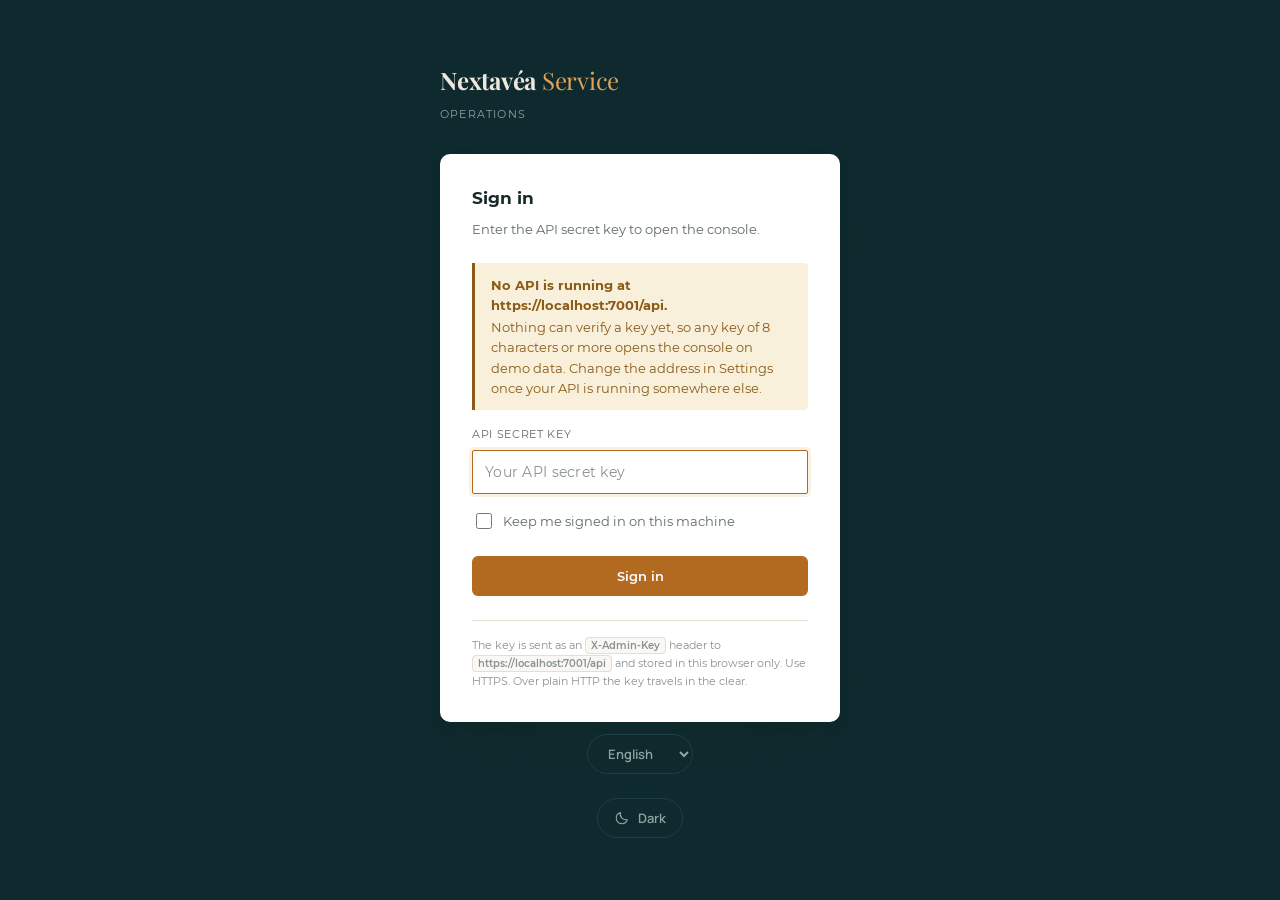
<file: site/admin/index.html>
<!DOCTYPE html>
<html lang="en">
<head>
    <meta charset="UTF-8">
    <meta name="viewport" content="width=device-width, initial-scale=1.0">
    <meta name="robots" content="noindex, nofollow">
    <title>Nextavéa Service Operations</title>

    <!-- Same faces as the public site: Montserrat is self-hosted in
         admin.css; Playfair Display and Manrope come from Google Fonts,
         exactly as the public index.html loads them. -->
    <link rel="preconnect" href="https://fonts.googleapis.com">
    <link rel="preconnect" href="https://fonts.gstatic.com" crossorigin>
    <link rel="stylesheet" href="https://fonts.googleapis.com/css2?family=Manrope:wght@600&family=Playfair+Display:wght@700&display=swap">

    <!--
      Theme is applied before the stylesheet so the page cannot paint light
      and then flip. Inline and synchronous on purpose.
    -->
    <script>
        (function () {
            try {
                var stored = localStorage.getItem('nx.theme');
                var theme = (stored === 'light' || stored === 'dark')
                    ? stored
                    : (window.matchMedia('(prefers-color-scheme: dark)').matches ? 'dark' : 'light');
                document.documentElement.setAttribute('data-theme', theme);
                document.documentElement.style.colorScheme = theme;
            } catch (e) {
                document.documentElement.setAttribute('data-theme', 'light');
            }
        })();
    </script>

    <link rel="stylesheet" href="css/admin.css">
</head>
<body>

    <!-- This page is the console only. Signing in happens on login.html;
         with no key, app.js sends you there before anything renders. -->
    <div id="admin-root" class="admin-root" aria-busy="true">
        <div class="booting">
            <p class="login-kicker">Nextavéa Service</p>
            <p class="booting-line" id="booting-line"></p>
        </div>
    </div>

    <div id="toast-stack" class="toast-stack" role="status" aria-live="polite"></div>

    <script type="module" src="js/app.js"></script>
</body>
</html>
</file>
<file: site/admin/css/admin.css>
/* ==========================================================================
   Nextavéa Service Operations console
   "Dispatch ledger": a working document, not a product surface.
   Ink rail · warm workspace · ruled ledger rows · stamped status chits.
   Brass is reserved for actions the operator takes. Nothing else is brass.

   Layers: fonts · tokens · base · login · shell · tally · filters · ledger
           status · drawer · forms · panels · feedback · a11y · responsive
   ========================================================================== */

/* ==========================================================================
   0. WEBFONTS: identical to the public site.
   Montserrat is self-hosted from assets/fonts/. Playfair Display and Manrope
   come from Google Fonts via the <link> in index.html and login.html, the
   same way the public index.html loads them.
   ========================================================================== */
@font-face {
    font-family: 'Montserrat';
    src: url('../../assets/fonts/Montserrat-Regular.ttf') format('truetype');
    font-weight: 400; font-style: normal; font-display: swap;
}
@font-face {
    font-family: 'Montserrat';
    src: url('../../assets/fonts/Montserrat-SemiBold.ttf') format('truetype');
    font-weight: 600; font-style: normal; font-display: swap;
}
@font-face {
    font-family: 'Montserrat';
    src: url('../../assets/fonts/Montserrat-Bold.ttf') format('truetype');
    font-weight: 700; font-style: normal; font-display: swap;
}

/* ==========================================================================
   1. TOKENS
   Derived from the public site's palette, stepped cooler and denser for
   sustained screen time. Change a token, not a rule.
   ========================================================================== */
:root {
    /* --- Structure --- */
    --rail:          #0F2A2E;
    --rail-2:        #0A1F22;
    --rail-line:     #1D3E42;
    --bg:            #F4F2EE;
    --surface:       #FFFFFF;
    --surface-2:     #FAF8F5;
    --line:          #E4DED3;
    --line-strong:   #D3CABA;

    /* --- Text --- */
    --text:          #172A28;
    --text-2:        #5C6B68;
    --text-3:        #8A938F;
    --on-rail:       #EDE7DD;
    --on-rail-2:     #8FA3A0;

    /* --- Action: brass, and only brass --- */
    --brass:         #B26A20;
    --brass-hover:   #8F5318;
    --brass-soft:    #FBF1E3;
    --brass-line:    #E8CFA8;
    --brass-on-rail: #E0A458;

    /* --- Status: one hue per pipeline stage --- */
    --st-new:         #B26A20;
    --st-new-bg:      #F9EFDF;
    --st-contacted:   #1F5551;
    --st-contacted-bg:#DFEBE9;
    --st-scheduled:   #3E5FA3;
    --st-scheduled-bg:#E2E8F5;
    --st-done:        #2F6B4F;
    --st-done-bg:     #DFEBE3;
    --st-cancelled:   #7C857F;
    --st-cancelled-bg:#EAE9E5;

    --danger:        #A33A2B;
    --danger-bg:     #F8E7E3;
    --warn:          #8A5A16;
    --warn-bg:       #F9F0DC;

    /* --- Category tint, echoing the public badges --- */
    --cat-cleaning:    #1F5551;
    --cat-furniture:   #2F5A32;
    --cat-restoration: #8A5A16;
    --cat-relocation:  #3E5FA3;

    /* --- Type ---
       The same three faces as the public site, used the same way:
       Montserrat carries everything; the brand mark is Playfair Display and
       the nav is Manrope, exactly as `.logo` and `header nav a` are set in
       css/components.css. There is no fourth face: data columns stay in
       Montserrat and align on `font-variant-numeric: tabular-nums`. */
    --sans: 'Montserrat', -apple-system, BlinkMacSystemFont, 'Segoe UI',
            Roboto, Helvetica, Arial, sans-serif;
    --font-data: 'Montserrat', -apple-system, BlinkMacSystemFont, 'Segoe UI',
                 Roboto, Helvetica, Arial, sans-serif;

    --font-header-display: 'Playfair Display', Georgia, 'Times New Roman', serif;
    --font-header-sans: 'Manrope', -apple-system, BlinkMacSystemFont, 'Segoe UI',
                        Roboto, Helvetica, Arial, sans-serif;

    --fs-page:   1.5rem;
    --fs-sect:   1.0625rem;
    --fs-body:   0.875rem;
    --fs-sm:     0.8125rem;
    --fs-micro:  0.6875rem;
    --fs-tally:  1.75rem;

    --track-eyebrow: 0.11em;

    /* --- Space (4px base) --- */
    --s1: 4px;  --s2: 8px;  --s3: 12px; --s4: 16px;
    --s5: 24px; --s6: 32px; --s7: 48px; --s8: 64px;

    /* --- Radii: small. This is a tool, not a card deck. --- */
    --r-sm: 4px; --r-md: 6px; --r-lg: 10px; --r-pill: 999px;

    /* --- Elevation: warm-tinted, never pure black --- */
    --sh-1: 0 1px 2px rgba(23,36,34,.06);
    --sh-2: 0 2px 4px rgba(23,36,34,.05), 0 10px 20px -10px rgba(23,36,34,.14);
    --sh-3: 0 4px 10px rgba(23,36,34,.06), 0 24px 48px -20px rgba(23,36,34,.28);

    /* --- Layout --- */
    --rail-w:   228px;
    --topbar-h: 56px;
    --drawer-w: 560px;

    /* --- Motion --- */
    --t-fast: 120ms cubic-bezier(.2,.6,.3,1);
    --t-base: 220ms cubic-bezier(.2,.6,.3,1);
}

/* ==========================================================================
   1b. DARK THEME
   The workspace goes to ink and surfaces lift a step out of it, so the rail
   and the working area stay distinct instead of merging into one dark field.
   Status colours are re-tuned rather than reused: the light-mode teal and
   green lose their separation once the background stops being paper.

   Only tokens change here. Every rule after this point is written once.
   ========================================================================== */
[data-theme="dark"] {
    /* --- Structure --- */
    --rail:          #071619;
    --rail-2:        #05070F;
    --rail-line:     #16343A;
    --bg:            #0A1E22;
    --surface:       #102A2F;
    --surface-2:     #0D2429;
    --line:          #1E3A3F;
    --line-strong:   #2B4B51;

    /* --- Text --- */
    --text:          #E9E4DB;
    --text-2:        #A7B4B1;
    --text-3:        #7D8B88;
    --on-rail:       #EDE7DD;
    --on-rail-2:     #8FA3A0;

    /* --- Action --- */
    --brass:         #D98B3A;
    --brass-hover:   #E9A257;
    --brass-soft:    #2B1F11;
    --brass-line:    #4C3720;
    --brass-on-rail: #E0A458;

    /* --- Status: lifted for contrast, kept distinct from one another --- */
    --st-new:         #E0A458;
    --st-new-bg:      #33240F;
    --st-contacted:   #6FBDB4;
    --st-contacted-bg:#15322F;
    --st-scheduled:   #8AA6E0;
    --st-scheduled-bg:#1A2540;
    --st-done:        #6BB68C;
    --st-done-bg:     #14301F;
    --st-cancelled:   #93A09B;
    --st-cancelled-bg:#22282A;

    --danger:        #E28374;
    --danger-bg:     #3A1B16;
    --warn:          #E0A458;
    --warn-bg:       #322412;

    /* --- Category tint --- */
    --cat-cleaning:    #6FBDB4;
    --cat-furniture:   #8FC095;
    --cat-restoration: #E0A458;
    --cat-relocation:  #8AA6E0;

    /* --- Elevation --- */
    --sh-1: 0 1px 2px rgba(0, 0, 0, .40);
    --sh-2: 0 2px 4px rgba(0, 0, 0, .35), 0 10px 20px -10px rgba(0, 0, 0, .55);
    --sh-3: 0 4px 10px rgba(0, 0, 0, .40), 0 24px 48px -20px rgba(0, 0, 0, .70);
}

/* The scrims are tuned for a light page behind them. On a dark one they need
   to be heavier or the drawer stops reading as a layer above the ledger. */
[data-theme="dark"] .drawer-scrim,
[data-theme="dark"] .modal-scrim {
    background: rgba(0, 0, 0, .62);
}

/* Buttons whose hover is a wash of the text colour need it inverted. */
[data-theme="dark"] .btn-quiet:hover:not(:disabled),
[data-theme="dark"] .btn-icon:hover:not(:disabled) {
    background: rgba(255, 255, 255, .08);
}

/* Leaflet ships a white map frame and light controls. */
[data-theme="dark"] .drawer-map { border-color: var(--line); }
[data-theme="dark"] .leaflet-control-zoom a {
    background: var(--surface);
    color: var(--text);
    border-color: var(--line);
}
/* Leaflet's own sheet is injected after this one, so these carry the extra
   `.leaflet-container` to win on specificity rather than on !important. */
[data-theme="dark"] .leaflet-container .leaflet-control-attribution {
    background: rgba(16, 42, 47, .82);
    color: var(--text-2);
}
[data-theme="dark"] .leaflet-container .leaflet-control-attribution a { color: var(--text-2); }

/* Portfolio photography is mixed. Hold it back so it does not glare. */
[data-theme="dark"] .shot-figure img { filter: brightness(.88) saturate(.95); }

/* ==========================================================================
   1c. THEME TOGGLE
   Sits in the rail directly below Settings, built from the same parts as a
   rail link so the column reads as one list rather than a list plus a
   control bolted underneath.
   ========================================================================== */
.rail-theme {
    width: 100%;
    font-family: var(--font-header-sans);
    font-size: var(--fs-body);
    font-weight: 600;
    text-align: left;
    background: none;
    border: 0;
    cursor: pointer;
    display: flex;
    align-items: center;
    gap: var(--s3);
    padding: var(--s3);
    min-height: 44px;
    border-radius: var(--r-md);
    color: var(--on-rail-2);
    transition: color var(--t-fast), background var(--t-fast);
}
.rail-theme:hover { color: var(--on-rail); background: rgba(255, 255, 255, .05); }
.rail-theme svg { width: 18px; height: 18px; flex: none; }

/* A hairline above it separates navigation from preference without adding
   a heading nobody needs to read twice. */
.rail-theme-group {
    margin-top: var(--s3);
    padding-top: var(--s3);
    border-top: 1px solid var(--rail-line);
}

/* The language select shares the theme toggle's group, so preferences read
   as one block below the sections rather than two unrelated controls. */
.rail-lang {
    width: 100%;
    margin-top: var(--s1);
    font-family: var(--font-header-sans);
    font-size: var(--fs-body);
    font-weight: 600;
    color: var(--on-rail-2);
    background-color: rgba(255, 255, 255, .05);
    border: 1px solid var(--rail-line);
    border-radius: var(--r-md);
    padding: 0 var(--s3);
    min-height: 40px;
    cursor: pointer;
    appearance: none;
    background-image: linear-gradient(45deg, transparent 50%, currentColor 50%),
                      linear-gradient(135deg, currentColor 50%, transparent 50%);
    background-position: calc(100% - 16px) 17px, calc(100% - 11px) 17px;
    background-size: 5px 5px, 5px 5px;
    background-repeat: no-repeat;
    transition: color var(--t-fast), border-color var(--t-fast);
}
.rail-lang:hover { color: var(--on-rail); border-color: var(--brass-on-rail); }
.rail-lang option { background-color: var(--rail); color: var(--on-rail); }

/* Same control on the sign-in page, sitting beside the theme button. */
.login-lang {
    display: block;
    margin: var(--s3) auto 0;
    font-family: var(--font-header-sans);
    font-size: var(--fs-sm);
    font-weight: 600;
    color: var(--on-rail-2);
    background: none;
    border: 1px solid var(--rail-line);
    border-radius: var(--r-pill);
    padding: 0 var(--s4);
    min-height: 40px;
    cursor: pointer;
}
.login-lang:hover { color: var(--on-rail); border-color: var(--brass-on-rail); }
.login-lang option { background-color: var(--rail); color: var(--on-rail); }

/* On the sign-in page the toggle sits under the card, quiet enough that it
   never competes with the one thing that screen is for. */
.login-theme {
    margin: var(--s5) auto 0;
    display: flex;
    align-items: center;
    justify-content: center;
    gap: var(--s2);
    min-height: 40px;
    padding: 0 var(--s4);
    font-family: var(--font-header-sans);
    font-size: var(--fs-sm);
    font-weight: 600;
    color: var(--on-rail-2);
    background: none;
    border: 1px solid var(--rail-line);
    border-radius: var(--r-pill);
    cursor: pointer;
    transition: color var(--t-fast), border-color var(--t-fast);
}
.login-theme:hover { color: var(--on-rail); border-color: var(--brass-on-rail); }
.login-theme svg { width: 16px; height: 16px; }

/* ==========================================================================
   2. BASE
   ========================================================================== */
*, *::before, *::after { box-sizing: border-box; }

html, body { height: 100%; }

body {
    margin: 0;
    background: var(--bg);
    color: var(--text);
    font-family: var(--sans);
    font-size: var(--fs-body);
    line-height: 1.5;
    -webkit-font-smoothing: antialiased;
}

h1, h2, h3, h4, p, ul, ol, figure { margin: 0; }
ul, ol { padding: 0; list-style: none; }
a { color: inherit; text-decoration: none; }
img { max-width: 100%; display: block; }

/* Numerals line up on tabular figures rather than on a monospace face, so
   the console never introduces a font the public site does not use. */
.num, .figures {
    font-family: var(--font-data);
    font-variant-numeric: tabular-nums;
    font-feature-settings: 'tnum' 1;
}

.eyebrow {
    font-family: var(--font-data);
    font-size: var(--fs-micro);
    letter-spacing: var(--track-eyebrow);
    text-transform: uppercase;
    color: var(--text-3);
}

code {
    font-family: var(--font-data);
    font-weight: 600;
    font-size: 0.95em;
    background: var(--surface-2);
    border: 1px solid var(--line);
    border-radius: var(--r-sm);
    padding: 1px 5px;
    overflow-wrap: anywhere;
}

.sr-only {
    position: absolute; width: 1px; height: 1px;
    padding: 0; margin: -1px; overflow: hidden;
    clip: rect(0 0 0 0); white-space: nowrap; border: 0;
}

/* ==========================================================================
   3. LOGIN
   A single ink field. The key is the only thing on screen.
   ========================================================================== */
/* Shown by index.html while the stored key is re-checked, so the console
   never opens on a blank white page. Replaced by the shell, or the browser
   leaves for login.html. */
.booting {
    min-height: 100vh;
    display: grid;
    place-content: center;
    justify-items: center;
    gap: var(--s2);
    background: var(--rail);
    text-align: center;
    padding: var(--s5);
}
.booting .login-kicker { margin: 0; }
.booting-line { color: var(--on-rail); font-size: var(--fs-sm); }

.login-screen {
    min-height: 100vh;
    display: grid;
    place-items: center;
    background: var(--rail);
    padding: var(--s5);
}

.login-panel { width: 100%; max-width: 400px; }

.login-mark {
    font-family: var(--font-header-display);
    font-size: 1.5rem;
    font-weight: 700;
    letter-spacing: -0.01em;
    color: var(--on-rail);
    margin-bottom: var(--s2);
}
.login-mark span { color: var(--brass-on-rail); font-weight: 400; }

.login-kicker {
    font-family: var(--font-data);
    font-size: var(--fs-micro);
    letter-spacing: var(--track-eyebrow);
    text-transform: uppercase;
    color: var(--on-rail-2);
    margin-bottom: var(--s6);
}

.login-form {
    background: var(--surface);
    border-radius: var(--r-lg);
    padding: var(--s6);
    box-shadow: var(--sh-3);
}

.login-form h1 {
    font-size: var(--fs-sect);
    font-weight: 700;
    margin-bottom: var(--s2);
}

.login-help {
    font-size: var(--fs-sm);
    color: var(--text-2);
    margin-bottom: var(--s5);
}

.login-remember {
    display: flex;
    align-items: center;
    gap: var(--s2);
    font-size: var(--fs-sm);
    color: var(--text-2);
    margin: var(--s4) 0 var(--s5);
    cursor: pointer;
}
.login-remember input { width: 16px; height: 16px; accent-color: var(--brass); }

.login-note {
    margin-top: var(--s5);
    padding-top: var(--s4);
    border-top: 1px solid var(--line);
    font-size: var(--fs-micro);
    line-height: 1.6;
    color: var(--text-3);
}

/* Shown when nothing is listening on the API address: there is no key to
   get wrong yet, and the operator should not go looking for one. */
.login-hint {
    background: var(--warn-bg);
    color: var(--warn);
    border-left: 3px solid var(--warn);
    padding: var(--s3) var(--s4);
    border-radius: 0 var(--r-sm) var(--r-sm) 0;
    font-size: var(--fs-sm);
    line-height: 1.55;
    margin-bottom: var(--s4);
}
.login-hint strong { display: block; font-weight: 700; margin-bottom: 2px; }

.login-error {
    background: var(--danger-bg);
    color: var(--danger);
    border-left: 3px solid var(--danger);
    padding: var(--s3) var(--s4);
    border-radius: 0 var(--r-sm) var(--r-sm) 0;
    font-size: var(--fs-sm);
    margin-bottom: var(--s4);
}

/* ==========================================================================
   4. SHELL: ink rail, topbar, workspace
   ========================================================================== */
.admin-root { min-height: 100vh; }

.shell {
    display: grid;
    grid-template-columns: var(--rail-w) minmax(0, 1fr);
    min-height: 100vh;
}

/* --- Rail --- */
.rail {
    background: var(--rail);
    border-right: 1px solid var(--rail-2);
    display: flex;
    flex-direction: column;
    position: sticky;
    top: 0;
    height: 100vh;
    overflow-y: auto;
}

.rail-mark {
    padding: var(--s5) var(--s5) var(--s4);
    border-bottom: 1px solid var(--rail-line);
}
.rail-mark strong {
    display: block;
    font-family: var(--font-header-display);
    font-size: 1.0625rem;
    font-weight: 700;
    color: var(--on-rail);
    letter-spacing: -0.01em;
}
.rail-mark span {
    display: block;
    font-family: var(--font-data);
    font-size: var(--fs-micro);
    letter-spacing: var(--track-eyebrow);
    text-transform: uppercase;
    color: var(--brass-on-rail);
    margin-top: var(--s1);
}

.rail-nav { padding: var(--s4) var(--s3); flex: 1; }

.rail-link {
    position: relative;
    font-family: var(--font-header-sans);
    display: flex;
    align-items: center;
    gap: var(--s3);
    padding: var(--s3);
    min-height: 44px;
    border-radius: var(--r-md);
    color: var(--on-rail-2);
    font-size: var(--fs-body);
    font-weight: 600;
    transition: color var(--t-fast), background var(--t-fast);
}
.rail-link:hover { color: var(--on-rail); background: rgba(255,255,255,.05); }

.rail-link.is-active { color: var(--on-rail); background: rgba(255,255,255,.07); }

/* The active marker is a brass edge, not a filled block. */
.rail-link.is-active::before {
    content: '';
    position: absolute;
    left: 0;
    width: 3px;
    height: 22px;
    background: var(--brass-on-rail);
    border-radius: 0 2px 2px 0;
}

.rail-icon {
    flex: none;
    width: 18px; height: 18px;
    display: grid; place-items: center;
    color: currentColor;
}
.rail-icon svg { width: 18px; height: 18px; }

.rail-count {
    margin-left: auto;
    font-family: var(--font-data);
    font-variant-numeric: tabular-nums;
    font-size: var(--fs-micro);
    color: var(--rail);
    background: var(--brass-on-rail);
    border-radius: var(--r-pill);
    padding: 1px var(--s2);
    min-width: 20px;
    text-align: center;
}

.rail-foot {
    padding: var(--s4) var(--s5) var(--s5);
    border-top: 1px solid var(--rail-line);
}
.rail-foot .eyebrow { color: var(--on-rail-2); }

.rail-signout {
    margin-top: var(--s3);
    font-size: var(--fs-sm);
    font-weight: 600;
    color: var(--on-rail-2);
    background: none;
    border: 0;
    padding: var(--s2) 0;
    min-height: 32px;
    cursor: pointer;
    font-family: var(--sans);
    transition: color var(--t-fast);
}
.rail-signout:hover { color: var(--brass-on-rail); }

/* --- Workspace --- */
.workspace { min-width: 0; display: flex; flex-direction: column; }

.topbar {
    height: var(--topbar-h);
    display: flex;
    align-items: center;
    gap: var(--s4);
    padding: 0 var(--s6);
    background: var(--surface);
    border-bottom: 1px solid var(--line);
    position: sticky;
    top: 0;
    z-index: 20;
}

.topbar-title { font-size: 0.9375rem; font-weight: 700; letter-spacing: -0.005em; }

.topbar-meta { margin-left: auto; display: flex; align-items: center; gap: var(--s4); }

.conn-chip {
    display: inline-flex;
    align-items: center;
    gap: var(--s2);
    font-family: var(--font-data);
    font-size: var(--fs-micro);
    letter-spacing: 0.06em;
    text-transform: uppercase;
    color: var(--text-2);
    padding: var(--s1) var(--s3);
    border: 1px solid var(--line);
    border-radius: var(--r-pill);
}
.conn-dot { width: 6px; height: 6px; border-radius: 50%; background: var(--st-done); flex: none; }
.conn-chip.is-demo { color: var(--warn); border-color: var(--brass-line); background: var(--warn-bg); }
.conn-chip.is-demo .conn-dot { background: var(--warn); }

.view { padding: var(--s6); flex: 1; min-width: 0; }

.view-head {
    display: flex;
    align-items: flex-end;
    gap: var(--s4);
    flex-wrap: wrap;
    margin-bottom: var(--s5);
}
.view-head h1 {
    font-size: var(--fs-page);
    font-weight: 700;
    letter-spacing: -0.02em;
    line-height: 1.15;
}
.view-head p { font-size: var(--fs-sm); color: var(--text-2); margin-top: var(--s1); }
.view-head-actions { margin-left: auto; display: flex; gap: var(--s2); }

.section-head {
    display: flex;
    align-items: baseline;
    gap: var(--s3);
    margin-bottom: var(--s3);
}
.section-head h2 { font-size: var(--fs-sect); font-weight: 700; letter-spacing: -0.01em; }
.section-head .section-link { margin-left: auto; }

.section-link {
    font-size: var(--fs-sm);
    font-weight: 600;
    color: var(--brass);
    border-bottom: 1px solid transparent;
    transition: border-color var(--t-fast);
}
.section-link:hover { border-bottom-color: var(--brass); }

.stack-lg > * + * { margin-top: var(--s7); }

/* --- API-unreachable banner --- */
.demo-banner {
    background: var(--warn-bg);
    border-left: 3px solid var(--warn);
    color: var(--warn);
    padding: var(--s3) var(--s4);
    border-radius: 0 var(--r-sm) var(--r-sm) 0;
    font-size: var(--fs-sm);
    margin-bottom: var(--s5);
}
.demo-banner strong { font-weight: 700; }
.demo-banner code {
    font-family: var(--font-data);
    font-size: var(--fs-micro);
    background: rgba(138,90,22,.1);
    padding: 1px 5px;
    border-radius: 3px;
}

/* ==========================================================================
   5. TALLY STRIP
   Deliberately not KPI cards. Hairline-divided counts, read left to right
   as one sentence about the state of the shop.
   ========================================================================== */
.tally {
    display: grid;
    grid-template-columns: repeat(auto-fit, minmax(150px, 1fr));
    background: var(--surface);
    border: 1px solid var(--line);
    border-radius: var(--r-lg);
    overflow: hidden;
}

.tally-cell {
    padding: var(--s4) var(--s5);
    border-left: 1px solid var(--line);
    min-width: 0;
}
.tally-cell:first-child { border-left: 0; }

.tally-value {
    display: block;
    font-family: var(--font-data);
    font-variant-numeric: tabular-nums;
    font-size: var(--fs-tally);
    font-weight: 600;
    line-height: 1.1;
    letter-spacing: -0.02em;
}
.tally-label {
    display: block;
    font-family: var(--font-data);
    font-size: var(--fs-micro);
    letter-spacing: var(--track-eyebrow);
    text-transform: uppercase;
    color: var(--text-3);
    margin-top: var(--s2);
}
.tally-cell.is-accent .tally-value { color: var(--brass); }

/* ==========================================================================
   6. FILTER BAR
   ========================================================================== */
.filters {
    display: flex;
    flex-wrap: wrap;
    gap: var(--s2);
    align-items: center;
    margin-bottom: var(--s4);
}

.search-field { position: relative; flex: 1 1 240px; min-width: 200px; }
.search-field .input { padding-left: 36px; }
.search-icon {
    position: absolute;
    left: var(--s3);
    top: 50%;
    transform: translateY(-50%);
    color: var(--text-3);
    pointer-events: none;
    display: grid;
    place-items: center;
}
.search-icon svg { width: 16px; height: 16px; }

.filter-clear {
    font-size: var(--fs-sm);
    font-weight: 600;
    color: var(--text-2);
    background: none;
    border: 0;
    cursor: pointer;
    font-family: var(--sans);
    padding: var(--s2) var(--s3);
    min-height: 38px;
    border-radius: var(--r-md);
    transition: color var(--t-fast), background var(--t-fast);
}
.filter-clear:hover { color: var(--danger); background: var(--danger-bg); }

.result-count {
    font-family: var(--font-data);
    font-size: var(--fs-micro);
    letter-spacing: 0.06em;
    text-transform: uppercase;
    color: var(--text-3);
    margin-left: auto;
    white-space: nowrap;
}

/* ==========================================================================
   7. LEDGER
   Ruled rows, not cards. Numerals align because they are meant to be
   scanned down a column.
   ========================================================================== */
.ledger-wrap {
    background: var(--surface);
    border: 1px solid var(--line);
    border-radius: var(--r-lg);
    overflow: hidden;
}

.ledger-scroll { overflow-x: auto; }

.ledger { width: 100%; border-collapse: collapse; min-width: 860px; }

.ledger thead th {
    text-align: left;
    font-family: var(--font-data);
    font-size: var(--fs-micro);
    font-weight: 400;
    letter-spacing: var(--track-eyebrow);
    text-transform: uppercase;
    color: var(--text-3);
    padding: var(--s3) var(--s4);
    border-bottom: 1px solid var(--line-strong);
    background: var(--surface-2);
    white-space: nowrap;
}

.ledger tbody td {
    padding: var(--s3) var(--s4);
    border-bottom: 1px solid var(--line);
    vertical-align: middle;
}
.ledger tbody tr:last-child td { border-bottom: 0; }

.ledger tbody tr { cursor: pointer; transition: background var(--t-fast); }
.ledger tbody tr:hover { background: var(--surface-2); }
.ledger tbody tr.is-open { background: var(--brass-soft); }

/* A cell that carries two lines: the value, then its quieter qualifier. */
.cell-stack { display: grid; gap: 2px; min-width: 0; }
.cell-stack small { color: var(--text-3); font-size: var(--fs-micro); }

.cell-id {
    font-family: var(--font-data);
    font-variant-numeric: tabular-nums;
    font-size: var(--fs-sm);
    color: var(--text-3);
    white-space: nowrap;
}
.cell-name { font-weight: 600; white-space: nowrap; }
.cell-phone {
    font-family: var(--font-data);
    font-size: var(--fs-sm);
    color: var(--text-2);
    white-space: nowrap;
}
.cell-addr {
    color: var(--text-2);
    font-size: var(--fs-sm);
    max-width: 260px;
    overflow: hidden;
    text-overflow: ellipsis;
    white-space: nowrap;
}
.cell-when {
    font-family: var(--font-data);
    font-variant-numeric: tabular-nums;
    font-size: var(--fs-sm);
    color: var(--text-2);
    white-space: nowrap;
}
.cell-when small { display: block; color: var(--text-3); font-size: var(--fs-micro); }
.cell-price {
    font-family: var(--font-data);
    font-variant-numeric: tabular-nums;
    font-weight: 600;
    text-align: right;
    white-space: nowrap;
}
.cell-price.is-unset { color: var(--text-3); font-weight: 400; }

/* ==========================================================================
   8. STATUS STAMP AND PIPELINE RAIL: the signature devices
   A status is a stamped chit: colour bar, mono label. Never a dot-pill.
   ========================================================================== */
.stamp {
    display: inline-flex;
    align-items: center;
    gap: var(--s2);
    font-family: var(--font-data);
    font-size: var(--fs-micro);
    letter-spacing: 0.08em;
    text-transform: uppercase;
    font-weight: 600;
    white-space: nowrap;
    color: var(--text-2);
}
.stamp::before {
    content: '';
    width: 3px;
    height: 14px;
    background: currentColor;
    border-radius: 1px;
    flex: none;
}
.stamp-new       { color: var(--st-new); }
.stamp-contacted { color: var(--st-contacted); }
.stamp-scheduled { color: var(--st-scheduled); }
.stamp-done      { color: var(--st-done); }
.stamp-cancelled { color: var(--st-cancelled); }

/* Category is quieter than status, because it is context rather than state. */
.cat-tag { font-size: var(--fs-sm); font-weight: 600; white-space: nowrap; }
.cat-cleaning    { color: var(--cat-cleaning); }
.cat-furniture   { color: var(--cat-furniture); }
.cat-restoration { color: var(--cat-restoration); }
.cat-relocation  { color: var(--cat-relocation); }

/* --- Pipeline rail: punch a job forward --- */
.pipeline {
    display: grid;
    grid-template-columns: repeat(5, 1fr);
    gap: 2px;
    background: var(--line);
    border: 1px solid var(--line);
    border-radius: var(--r-md);
    overflow: hidden;
}

.pipe-step {
    background: var(--surface);
    border: 0;
    padding: var(--s3) var(--s2);
    min-height: 52px;
    cursor: pointer;
    font-family: var(--font-data);
    font-size: var(--fs-micro);
    letter-spacing: 0.06em;
    text-transform: uppercase;
    color: var(--text-3);
    display: flex;
    flex-direction: column;
    align-items: center;
    justify-content: center;
    gap: var(--s2);
    transition: background var(--t-fast), color var(--t-fast);
}
.pipe-step::before {
    content: '';
    width: 100%;
    height: 3px;
    border-radius: 2px;
    background: var(--line-strong);
    transition: background var(--t-fast);
}
.pipe-step:hover { background: var(--surface-2); color: var(--text); }

/* Reached: the bar is filled in that stage's colour. */
.pipe-step.is-reached { color: var(--text-2); }
.pipe-step.is-reached::before { background: var(--stage-color, var(--brass)); }

/* Current: the stage the job is sitting in. */
.pipe-step.is-current {
    background: var(--stage-bg, var(--brass-soft));
    color: var(--stage-color, var(--brass));
    font-weight: 700;
}
.pipe-step:disabled { cursor: default; }

/* ==========================================================================
   9. DRAWER
   ========================================================================== */
.drawer-scrim {
    position: fixed;
    inset: 0;
    background: rgba(15,42,46,.42);
    z-index: 60;
    opacity: 0;
    animation: scrim-in var(--t-base) forwards;
}
@keyframes scrim-in { to { opacity: 1; } }

.drawer {
    position: fixed;
    top: 0; right: 0; bottom: 0;
    width: min(var(--drawer-w), 100%);
    background: var(--bg);
    z-index: 61;
    display: flex;
    flex-direction: column;
    box-shadow: var(--sh-3);
    transform: translateX(16px);
    opacity: 0;
    animation: drawer-in var(--t-base) forwards;
}
@keyframes drawer-in { to { transform: translateX(0); opacity: 1; } }

.drawer-head {
    display: flex;
    align-items: flex-start;
    gap: var(--s4);
    padding: var(--s5);
    background: var(--surface);
    border-bottom: 1px solid var(--line);
}
.drawer-head h2 { font-size: 1.125rem; font-weight: 700; letter-spacing: -0.01em; }
.drawer-head .eyebrow { margin-bottom: var(--s1); }
.drawer-close { margin-left: auto; }

.drawer-body { flex: 1; overflow-y: auto; padding: var(--s5); }
.drawer-body > * + * { margin-top: var(--s5); }

.drawer-foot {
    padding: var(--s4) var(--s5);
    background: var(--surface);
    border-top: 1px solid var(--line);
    display: flex;
    gap: var(--s2);
    align-items: center;
}
.drawer-foot .spacer { margin-left: auto; }

.panel {
    background: var(--surface);
    border: 1px solid var(--line);
    border-radius: var(--r-lg);
    padding: var(--s5);
}
.panel > .panel-title { margin-bottom: var(--s4); }
.panel-title {
    font-family: var(--font-data);
    font-size: var(--fs-micro);
    letter-spacing: var(--track-eyebrow);
    text-transform: uppercase;
    color: var(--text-3);
}
.panel-flush { padding: 0; overflow: hidden; }

/* --- Definition rows --- */
.dl { display: grid; grid-template-columns: 108px minmax(0,1fr); gap: var(--s3) var(--s4); }
.dl dt {
    font-family: var(--font-data);
    font-size: var(--fs-micro);
    letter-spacing: 0.06em;
    text-transform: uppercase;
    color: var(--text-3);
    padding-top: 2px;
}
.dl dd { margin: 0; min-width: 0; overflow-wrap: anywhere; }
.dl dd.is-empty { color: var(--text-3); }

.drawer-map {
    height: 220px;
    border-radius: var(--r-md);
    overflow: hidden;
    border: 1px solid var(--line);
    background: var(--surface-2);
}
.drawer-map-fallback {
    height: 100%;
    display: grid;
    place-items: center;
    text-align: center;
    padding: var(--s4);
    color: var(--text-3);
    font-size: var(--fs-sm);
}
/* Leaflet marker: a brass dot on an ink ring, built from the same two colours
   the rest of the console uses rather than Leaflet's default blue pin. */
.admin-pin { background: none; border: 0; }
.admin-pin-dot {
    display: block;
    width: 16px;
    height: 16px;
    margin: 3px;
    border-radius: 50%;
    background: var(--brass);
    border: 3px solid var(--surface);
    box-shadow: 0 0 0 1.5px var(--rail), var(--sh-2);
}

.coords {
    font-family: var(--font-data);
    font-variant-numeric: tabular-nums;
    font-size: var(--fs-micro);
    color: var(--text-3);
    margin-top: var(--s2);
}

/* --- Notes --- */
.note-list > li {
    padding: var(--s3) 0;
    border-bottom: 1px solid var(--line);
    font-size: var(--fs-sm);
}
.note-list > li:last-child { border-bottom: 0; padding-bottom: 0; }
.note-list > li:first-child { padding-top: 0; }
.note-meta {
    font-family: var(--font-data);
    font-size: var(--fs-micro);
    letter-spacing: 0.04em;
    color: var(--text-3);
    margin-bottom: var(--s1);
}
.note-body { color: var(--text); white-space: pre-wrap; overflow-wrap: anywhere; }

/* ==========================================================================
   10. FORMS & BUTTONS
   ========================================================================== */
.field { display: block; }
.field + .field { margin-top: var(--s4); }

.field-label {
    display: block;
    font-family: var(--font-data);
    font-size: var(--fs-micro);
    letter-spacing: 0.06em;
    text-transform: uppercase;
    color: var(--text-2);
    margin-bottom: var(--s2);
}

.input, .select, .textarea {
    width: 100%;
    font-family: var(--sans);
    font-size: var(--fs-body);
    color: var(--text);
    background: var(--surface);
    border: 1px solid var(--line-strong);
    border-radius: var(--r-md);
    padding: var(--s3);
    min-height: 40px;
    transition: border-color var(--t-fast), box-shadow var(--t-fast);
}
.input::placeholder, .textarea::placeholder { color: var(--text-3); }

.input:hover, .select:hover, .textarea:hover { border-color: var(--text-3); }

.input:focus, .select:focus, .textarea:focus {
    outline: none;
    border-color: var(--brass);
    box-shadow: 0 0 0 3px var(--brass-soft);
}

.input-data {
    font-family: var(--font-data);
    font-variant-numeric: tabular-nums;
    letter-spacing: 0.02em;
}

.textarea { min-height: 84px; resize: vertical; line-height: 1.55; }

.select {
    appearance: none;
    padding-right: var(--s6);
    background-image: linear-gradient(45deg, transparent 50%, currentColor 50%),
                      linear-gradient(135deg, currentColor 50%, transparent 50%);
    background-position: calc(100% - 18px) 17px, calc(100% - 13px) 17px;
    background-size: 5px 5px, 5px 5px;
    background-repeat: no-repeat;
    cursor: pointer;
}
.select-sm { min-height: 38px; padding-top: var(--s2); padding-bottom: var(--s2); width: auto; }

.field-hint { font-size: var(--fs-micro); color: var(--text-3); margin-top: var(--s2); line-height: 1.5; }

.field-row {
    display: grid;
    grid-template-columns: repeat(auto-fit, minmax(160px, 1fr));
    gap: var(--s4);
}
.field-row .field + .field { margin-top: 0; }

/* --- Buttons --- */
.btn {
    display: inline-flex;
    align-items: center;
    justify-content: center;
    gap: var(--s2);
    font-family: var(--sans);
    font-size: var(--fs-sm);
    font-weight: 600;
    line-height: 1;
    min-height: 40px;
    padding: 0 var(--s4);
    border-radius: var(--r-md);
    border: 1px solid transparent;
    cursor: pointer;
    white-space: nowrap;
    transition: background var(--t-fast), color var(--t-fast),
                border-color var(--t-fast), transform var(--t-fast);
}
.btn:active { transform: translateY(1px); }
.btn svg { width: 16px; height: 16px; flex: none; }
.btn:disabled { opacity: .5; cursor: not-allowed; transform: none; }

.btn-primary { background: var(--brass); color: #fff; }
.btn-primary:hover:not(:disabled) { background: var(--brass-hover); }

.btn-ghost { background: var(--surface); color: var(--text); border-color: var(--line-strong); }
.btn-ghost:hover:not(:disabled) { border-color: var(--text-3); background: var(--surface-2); }

.btn-quiet { background: none; color: var(--text-2); }
.btn-quiet:hover:not(:disabled) { color: var(--text); background: rgba(23,42,40,.05); }

.btn-danger { background: none; color: var(--danger); }
.btn-danger:hover:not(:disabled) { background: var(--danger-bg); }

.btn-block { width: 100%; }
.btn-sm { min-height: 32px; font-size: var(--fs-micro); padding: 0 var(--s3); }

.btn-icon {
    width: 36px;
    min-height: 36px;
    padding: 0;
    background: none;
    color: var(--text-2);
}
.btn-icon:hover:not(:disabled) { background: rgba(23,42,40,.06); color: var(--text); }

/* ==========================================================================
   11. PANELS: catalog, portfolio, settings
   ========================================================================== */
.grid-auto {
    display: grid;
    grid-template-columns: repeat(auto-fill, minmax(280px, 1fr));
    gap: var(--s4);
}

.cat-group + .cat-group { margin-top: var(--s6); }

.cat-group-head {
    display: flex;
    align-items: baseline;
    gap: var(--s3);
    padding-bottom: var(--s3);
    border-bottom: 2px solid var(--line-strong);
    margin-bottom: var(--s3);
}
.cat-group-head h2 { font-size: var(--fs-sect); font-weight: 700; }
.cat-group-head .eyebrow { margin-left: auto; }

.svc-row {
    display: grid;
    grid-template-columns: minmax(0,1fr) 150px 88px;
    gap: var(--s4);
    align-items: center;
    padding: var(--s3) var(--s4);
    background: var(--surface);
    border: 1px solid var(--line);
    border-radius: var(--r-md);
    transition: border-color var(--t-fast), box-shadow var(--t-fast);
}
.svc-row + .svc-row { margin-top: var(--s2); }
.svc-row:hover { border-color: var(--line-strong); box-shadow: var(--sh-1); }

.svc-title { font-weight: 600; }
.svc-desc {
    font-size: var(--fs-sm);
    color: var(--text-2);
    margin-top: 2px;
    overflow: hidden;
    text-overflow: ellipsis;
    display: -webkit-box;
    -webkit-line-clamp: 1;
    -webkit-box-orient: vertical;
}
.svc-price {
    font-family: var(--font-data);
    font-variant-numeric: tabular-nums;
    font-size: var(--fs-sm);
    font-weight: 600;
    text-align: right;
}
.svc-actions { display: flex; gap: var(--s1); justify-content: flex-end; }

.shot {
    background: var(--surface);
    border: 1px solid var(--line);
    border-radius: var(--r-lg);
    overflow: hidden;
    display: flex;
    flex-direction: column;
}
.shot-figure { aspect-ratio: 4 / 3; background: var(--surface-2); overflow: hidden; position: relative; }
.shot-figure img { width: 100%; height: 100%; object-fit: cover; }
.shot-order {
    position: absolute;
    top: var(--s2); left: var(--s2);
    font-family: var(--font-data);
    font-variant-numeric: tabular-nums;
    font-size: var(--fs-micro);
    background: var(--rail);
    color: var(--on-rail);
    padding: 2px var(--s2);
    border-radius: var(--r-sm);
}
.shot-body { padding: var(--s3) var(--s4) var(--s4); flex: 1; display: flex; flex-direction: column; gap: var(--s2); }
.shot-caption { font-size: var(--fs-sm); font-weight: 600; }
.shot-file { font-family: var(--font-data); font-size: var(--fs-micro); color: var(--text-3); overflow-wrap: anywhere; }
.shot-actions { margin-top: auto; display: flex; gap: var(--s1); padding-top: var(--s2); }

.settings-grid {
    display: grid;
    grid-template-columns: repeat(auto-fit, minmax(320px, 1fr));
    gap: var(--s4);
    align-items: start;
}

.key-preview {
    font-family: var(--font-data);
    font-size: var(--fs-sm);
    background: var(--surface-2);
    border: 1px solid var(--line);
    border-radius: var(--r-md);
    padding: var(--s3);
    overflow-wrap: anywhere;
}

.endpoint-list > li {
    display: grid;
    grid-template-columns: 62px minmax(0,1fr);
    gap: var(--s3);
    align-items: baseline;
    padding: var(--s2) 0;
    border-bottom: 1px solid var(--line);
    font-family: var(--font-data);
    font-size: var(--fs-micro);
}
.endpoint-list > li:last-child { border-bottom: 0; }
.endpoint-verb { font-weight: 700; letter-spacing: 0.06em; color: var(--brass); }
.endpoint-path { color: var(--text-2); overflow-wrap: anywhere; }

/* ==========================================================================
   11b. CALCULATOR
   Inputs on the left, the answer on the right, and the arithmetic spelled
   out underneath it. The figure is about to be read to a customer, so the
   working is shown rather than hidden behind a single confident number.
   ========================================================================== */
.calc-grid {
    display: grid;
    grid-template-columns: minmax(0, 1fr) minmax(0, 1.15fr);
    gap: var(--s5);
    align-items: start;
}

.calc-coverage {
    margin-top: var(--s5);
    padding-top: var(--s4);
    border-top: 1px solid var(--line);
}
.calc-coverage-value {
    font-family: var(--font-data);
    font-variant-numeric: tabular-nums;
    font-size: 1.125rem;
    margin-top: var(--s1);
}
.calc-coverage-value strong { font-weight: 600; }
.calc-coverage .btn { margin-top: var(--s3); }

.calc-result.is-blocked { background: var(--surface-2); }

.calc-total {
    font-family: var(--font-data);
    font-variant-numeric: tabular-nums;
    font-size: clamp(1.75rem, 1.2rem + 1.8vw, 2.5rem);
    font-weight: 700;
    letter-spacing: -0.02em;
    line-height: 1.1;
    color: var(--brass);
    margin-top: var(--s3);
}

.calc-mid {
    font-family: var(--font-data);
    font-variant-numeric: tabular-nums;
    font-size: var(--fs-sm);
    color: var(--text-2);
    margin-top: var(--s2);
}

/* The arithmetic, set apart so it reads as evidence rather than as a caption. */
.calc-working {
    font-family: var(--font-data);
    font-variant-numeric: tabular-nums;
    font-size: var(--fs-sm);
    color: var(--text-2);
    background: var(--surface-2);
    border-left: 3px solid var(--brass-line);
    border-radius: 0 var(--r-sm) var(--r-sm) 0;
    padding: var(--s3) var(--s4);
    margin-top: var(--s4);
    overflow-wrap: anywhere;
}
.calc-result.is-blocked .calc-working { background: var(--surface); }

.calc-blocked {
    display: flex;
    gap: var(--s4);
    align-items: flex-start;
    margin-top: var(--s3);
}
.calc-blocked-mark {
    flex: none;
    width: 32px; height: 32px;
    color: var(--text-3);
    display: grid; place-items: center;
}
.calc-blocked-mark svg { width: 32px; height: 32px; }
.calc-blocked h3 {
    font-size: var(--fs-sect);
    font-weight: 700;
    margin-bottom: var(--s2);
}
.calc-blocked p { font-size: var(--fs-sm); color: var(--text-2); }

/* ==========================================================================
   11c. ACTIVITY LOG
   The same ruled ledger as Requests. Only the rows that point at a record
   are clickable, so a hover that does nothing never suggests otherwise.
   ========================================================================== */
.log-ledger { min-width: 620px; }
.log-ledger tbody tr { cursor: default; }
.log-ledger tbody tr.is-linkable { cursor: pointer; }
.log-ledger tbody tr:not(.is-linkable):hover { background: transparent; }

.log-user {
    font-weight: 600;
    white-space: nowrap;
}
.log-what { color: var(--text-2); }
.log-what strong { color: var(--text); font-weight: 600; }

@media (max-width: 720px) {
    .log-ledger { min-width: 0; }
}

/* ==========================================================================
   12. FEEDBACK: empty, skeleton, toast, modal
   ========================================================================== */
.empty { text-align: center; padding: var(--s8) var(--s5); color: var(--text-2); }
.empty-mark {
    width: 40px; height: 40px;
    margin: 0 auto var(--s4);
    color: var(--text-3);
    display: grid; place-items: center;
}
.empty-mark svg { width: 40px; height: 40px; }
.empty h3 { font-size: var(--fs-sect); font-weight: 700; color: var(--text); margin-bottom: var(--s2); }
.empty p { font-size: var(--fs-sm); max-width: 34ch; margin: 0 auto; }
.empty .btn { margin-top: var(--s4); }

.skeleton {
    background: linear-gradient(90deg, var(--line) 25%, var(--surface-2) 37%, var(--line) 63%);
    background-size: 400% 100%;
    animation: shimmer 1.3s ease-in-out infinite;
    border-radius: var(--r-sm);
    height: 12px;
}
@keyframes shimmer { 0% { background-position: 100% 0; } 100% { background-position: 0 0; } }
.skeleton-row { padding: var(--s4); border-bottom: 1px solid var(--line); display: grid; gap: var(--s2); }

.toast-stack {
    position: fixed;
    bottom: var(--s5);
    right: var(--s5);
    z-index: 90;
    display: flex;
    flex-direction: column;
    gap: var(--s2);
    pointer-events: none;
}
.toast {
    background: var(--rail);
    color: var(--on-rail);
    padding: var(--s3) var(--s4);
    border-radius: var(--r-md);
    font-size: var(--fs-sm);
    font-weight: 600;
    box-shadow: var(--sh-3);
    border-left: 3px solid var(--brass-on-rail);
    max-width: 360px;
    animation: toast-in var(--t-base);
}
.toast.is-error { border-left-color: #E08A78; }
@keyframes toast-in { from { opacity: 0; transform: translateY(6px); } }

.modal-scrim {
    position: fixed;
    inset: 0;
    background: rgba(15,42,46,.42);
    z-index: 70;
    display: grid;
    place-items: center;
    padding: var(--s5);
    animation: scrim-in var(--t-base);
}
.modal {
    background: var(--surface);
    border-radius: var(--r-lg);
    box-shadow: var(--sh-3);
    width: min(520px, 100%);
    max-height: 90vh;
    overflow-y: auto;
    padding: var(--s6);
}
.modal h2 { font-size: var(--fs-sect); font-weight: 700; margin-bottom: var(--s4); }
.modal-actions { display: flex; gap: var(--s2); justify-content: flex-end; margin-top: var(--s5); }

/* ==========================================================================
   13. ACCESSIBILITY
   ========================================================================== */
:focus-visible {
    outline: 2px solid var(--brass);
    outline-offset: 2px;
    border-radius: 2px;
}
.rail :focus-visible { outline-color: var(--brass-on-rail); }
.login-screen :focus-visible { outline-color: var(--brass-on-rail); }

@media (prefers-reduced-motion: reduce) {
    *, *::before, *::after {
        animation-duration: 0.01ms !important;
        animation-iteration-count: 1 !important;
        transition-duration: 0.01ms !important;
    }
    .drawer { transform: none !important; opacity: 1 !important; }
}

/* ==========================================================================
   14. RESPONSIVE
   The rail becomes a horizontal scroller; the ledger becomes stacked
   records that keep the ruled reading rhythm.
   ========================================================================== */
@media (max-width: 960px) {
    .shell { grid-template-columns: 1fr; }

    .rail {
        position: static;
        height: auto;
        flex-direction: row;
        align-items: center;
        gap: var(--s3);
        padding: 0 var(--s4);
        border-right: 0;
        border-bottom: 1px solid var(--rail-2);
        overflow-x: auto;
    }
    .rail-mark { border-bottom: 0; padding: var(--s3) var(--s3) var(--s3) 0; flex: none; }
    .rail-mark span { display: none; }
    .rail-nav { display: flex; gap: var(--s1); padding: var(--s2) 0; flex: none; }
    .rail-link { white-space: nowrap; }
    .rail-link.is-active::before {
        top: auto; bottom: 0;
        left: var(--s3); right: var(--s3);
        width: auto; height: 3px;
        border-radius: 2px 2px 0 0;
    }
    .rail-foot { border-top: 0; padding: 0 0 0 var(--s3); margin-left: auto; flex: none; }
    .rail-foot .eyebrow { display: none; }
    .rail-signout { margin-top: 0; }

    .view { padding: var(--s5) var(--s4); }
    .topbar { padding: 0 var(--s4); }
}

@media (max-width: 980px) {
    .calc-grid { grid-template-columns: minmax(0, 1fr); }
}

@media (max-width: 720px) {
    .view-head-actions { margin-left: 0; width: 100%; }
    .result-count { margin-left: 0; width: 100%; }

    .tally-cell { border-left: 0; border-top: 1px solid var(--line); }
    .tally-cell:first-child { border-top: 0; }

    /* Ledger rows become records. Labels come from data-label. */
    .ledger { min-width: 0; }
    .ledger thead { display: none; }
    .ledger tbody tr { display: block; padding: var(--s4); border-bottom: 1px solid var(--line); }
    .ledger tbody tr:last-child { border-bottom: 0; }
    .ledger tbody td { display: flex; gap: var(--s4); padding: var(--s1) 0; border: 0; }
    .ledger tbody td::before {
        content: attr(data-label);
        font-family: var(--font-data);
        font-size: var(--fs-micro);
        letter-spacing: 0.06em;
        text-transform: uppercase;
        color: var(--text-3);
        flex: none;
        width: 76px;
    }
    .cell-addr { max-width: none; white-space: normal; }
    .cell-price { text-align: left; }

    .svc-row { grid-template-columns: minmax(0,1fr); gap: var(--s2); }
    .svc-price { text-align: left; }
    .svc-actions { justify-content: flex-start; }

    .dl { grid-template-columns: 1fr; gap: var(--s1) 0; }
    .dl dd { margin-bottom: var(--s3); }

    .pipeline { grid-template-columns: repeat(2, 1fr); }
    .drawer-foot { flex-wrap: wrap; }
    .toast-stack { left: var(--s4); right: var(--s4); bottom: var(--s4); }
    .toast { max-width: none; }
}
</file>
